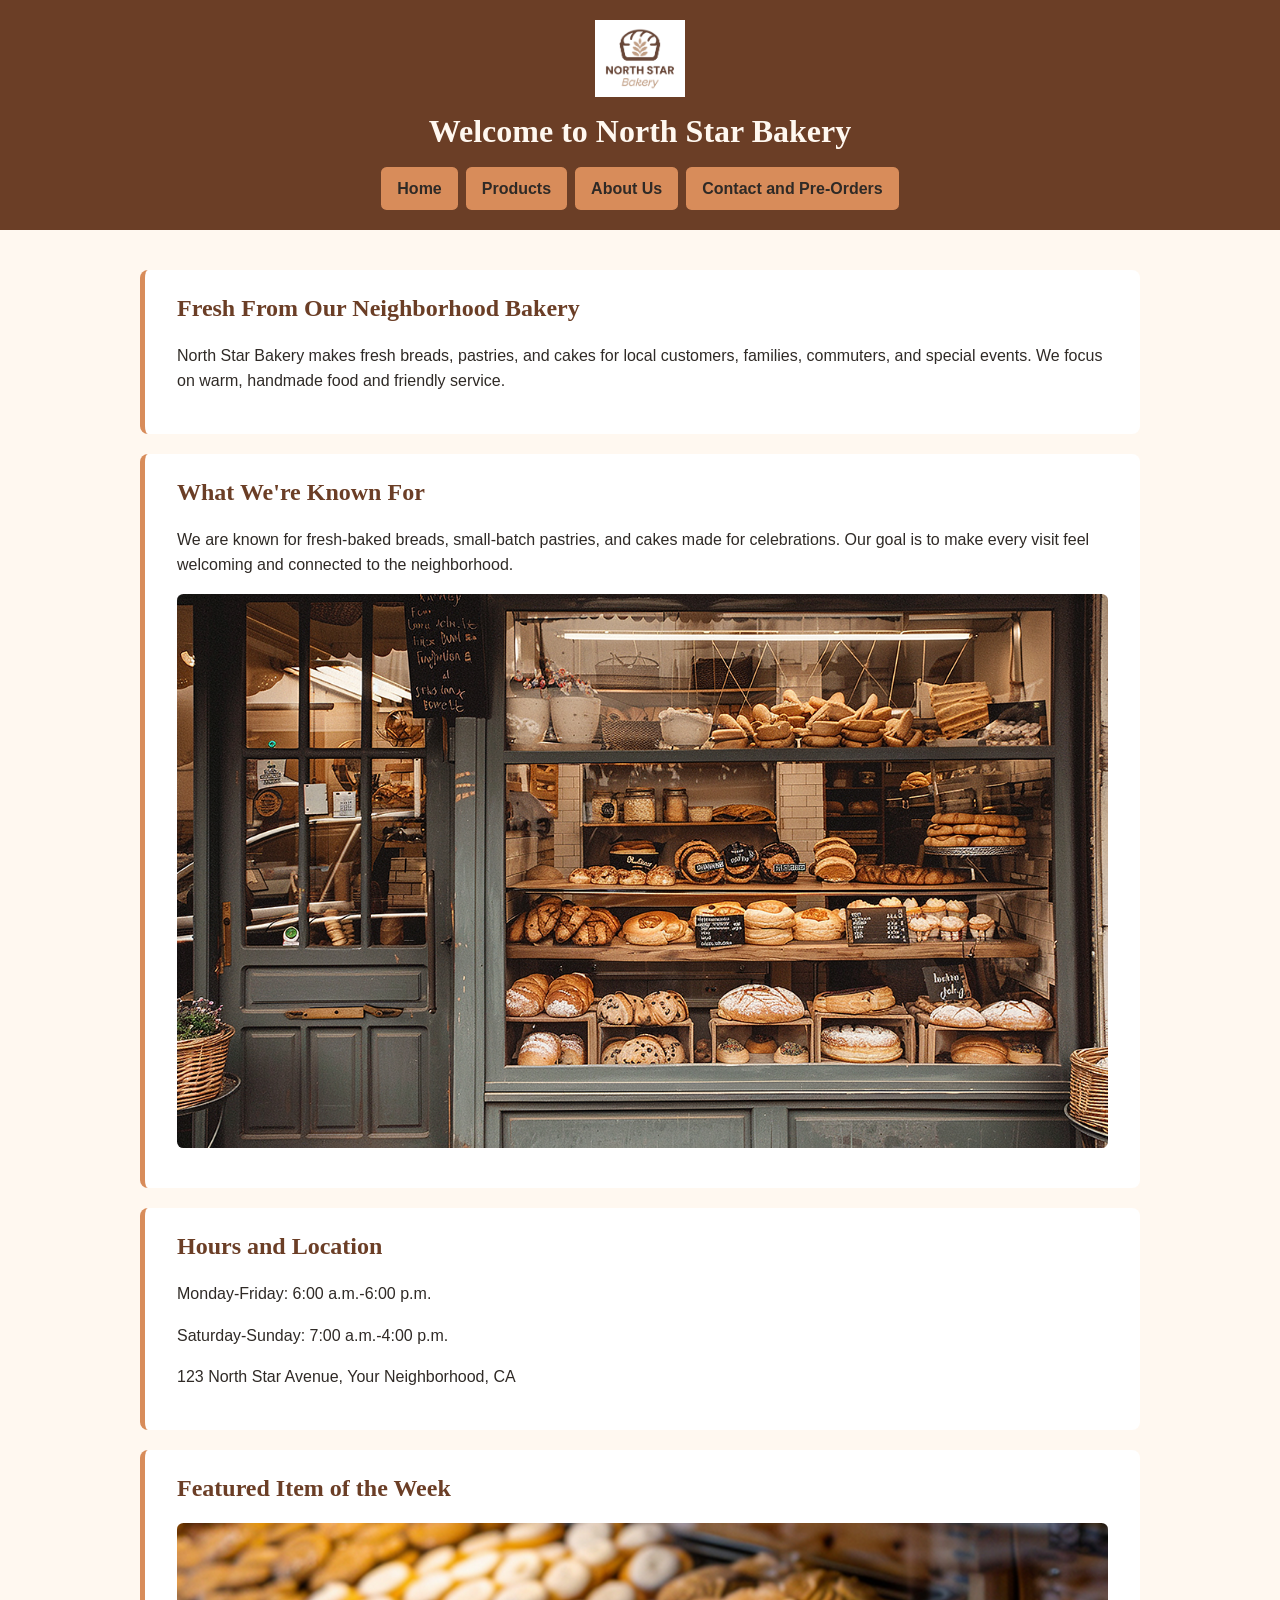
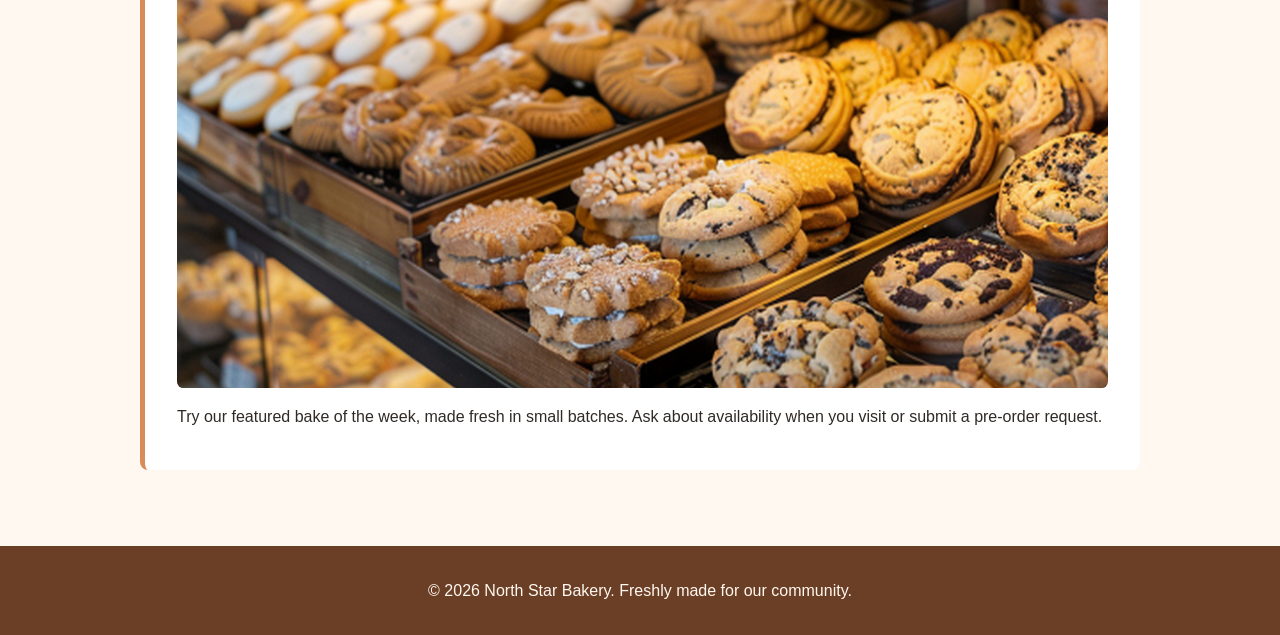
<file: index.html>
<!DOCTYPE html>
<html lang="en"><head><meta charset="UTF-8"><meta name="viewport" content="width=device-width, initial-scale=1.0"><title>North Star Bakery | Home</title><link rel="stylesheet" href="styles.css"></head>
<body><header><img src="Bakery_c/bakery-logo_c.png" alt="North Star Bakery logo"><h1>Welcome to North Star Bakery</h1><nav aria-label="Main navigation"><ul><li><a href="index.html">Home</a></li><li><a href="products.html">Products</a></li><li><a href="about.html">About Us</a></li><li><a href="contact.html">Contact and Pre-Orders</a></li></ul></nav></header><main>
<section><h2>Fresh From Our Neighborhood Bakery</h2><p>North Star Bakery makes fresh breads, pastries, and cakes for local customers, families, commuters, and special events. We focus on warm, handmade food and friendly service.</p></section>
<section><h2>What We're Known For</h2><p>We are known for fresh-baked breads, small-batch pastries, and cakes made for celebrations. Our goal is to make every visit feel welcoming and connected to the neighborhood.</p><img src="Bakery_c/bakery-storefront_c.png" alt="Front of North Star Bakery storefront in the neighborhood"></section>
<section><h2>Hours and Location</h2><p>Monday-Friday: 6:00 a.m.-6:00 p.m.</p><p>Saturday-Sunday: 7:00 a.m.-4:00 p.m.</p><p>123 North Star Avenue, Your Neighborhood, CA</p></section>
<section><h2>Featured Item of the Week</h2><picture><source media="(max-width: 600px)" srcset="Bakery_c/bakery-feature-small_c.png"><source media="(min-width: 601px)" srcset="Bakery_c/bakery-feature-large_c.png"><img src="Bakery_c/bakery-feature-large_c.png" alt="North Star Bakery featured baked item of the week"></picture><p>Try our featured bake of the week, made fresh in small batches. Ask about availability when you visit or submit a pre-order request.</p></section>
</main><footer><p>&copy; 2026 North Star Bakery. Freshly made for our community.</p></footer></body></html>
</file>
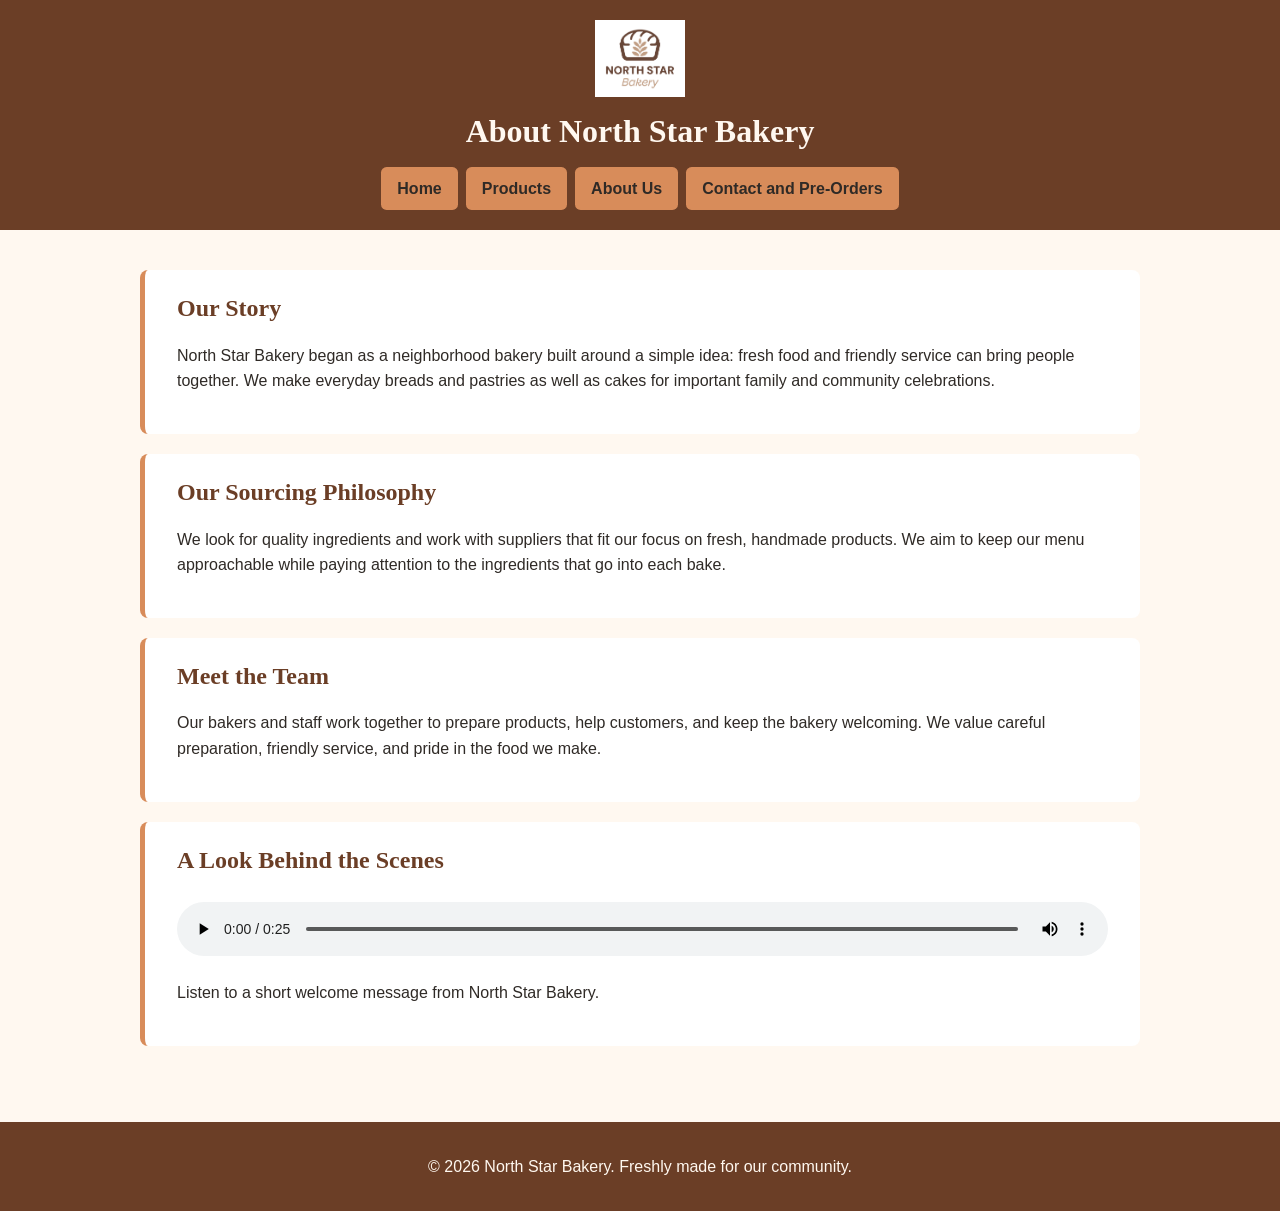
<file: about.html>
<!DOCTYPE html>
<html lang="en"><head><meta charset="UTF-8"><meta name="viewport" content="width=device-width, initial-scale=1.0"><title>North Star Bakery | About Us</title><link rel="stylesheet" href="styles.css"></head>
<body><header><img src="Bakery_c/bakery-logo_c.png" alt="North Star Bakery logo"><h1>About North Star Bakery</h1><nav aria-label="Main navigation"><ul><li><a href="index.html">Home</a></li><li><a href="products.html">Products</a></li><li><a href="about.html">About Us</a></li><li><a href="contact.html">Contact and Pre-Orders</a></li></ul></nav></header><main>
<section><h2>Our Story</h2><p>North Star Bakery began as a neighborhood bakery built around a simple idea: fresh food and friendly service can bring people together. We make everyday breads and pastries as well as cakes for important family and community celebrations.</p></section>
<section><h2>Our Sourcing Philosophy</h2><p>We look for quality ingredients and work with suppliers that fit our focus on fresh, handmade products. We aim to keep our menu approachable while paying attention to the ingredients that go into each bake.</p></section>
<section><h2>Meet the Team</h2><p>Our bakers and staff work together to prepare products, help customers, and keep the bakery welcoming. We value careful preparation, friendly service, and pride in the food we make.</p></section>
<section><h2>A Look Behind the Scenes</h2><audio controls><source src="Bakery_c/bakery-welcome_c.mp3" type="audio/mpeg">Your browser does not support HTML audio. Please visit the bakery or use the Contact and Pre-Orders page to learn more about North Star Bakery.</audio><p>Listen to a short welcome message from North Star Bakery.</p></section>
</main><footer><p>&copy; 2026 North Star Bakery. Freshly made for our community.</p></footer></body></html>
</file>
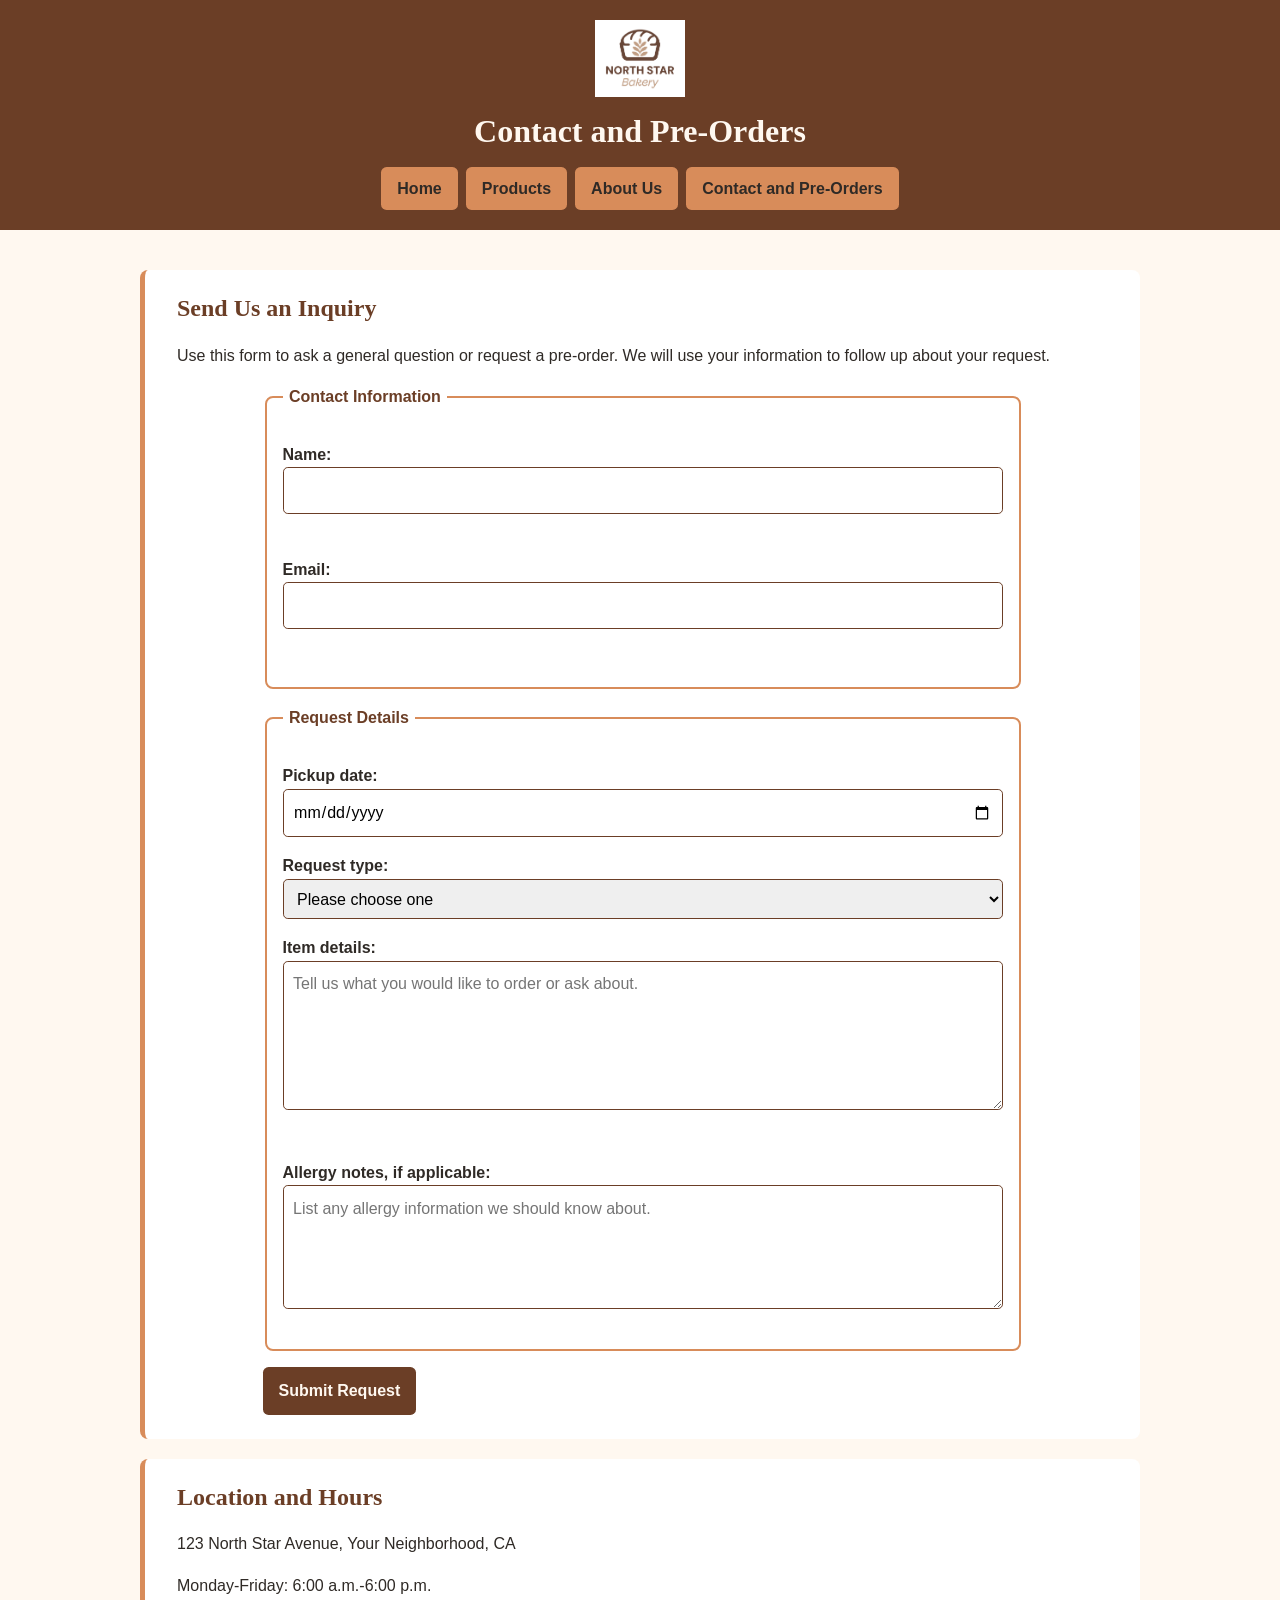
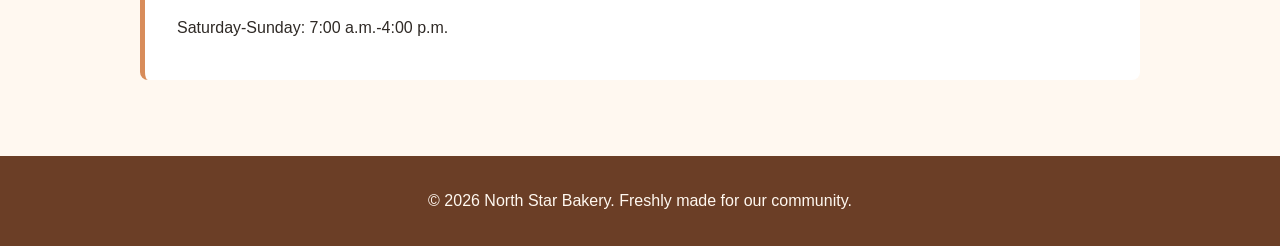
<file: contact.html>
<!DOCTYPE html>
<html lang="en">
<head>
<meta charset="UTF-8">
<meta name="viewport" content="width=device-width, initial-scale=1.0">
<title>North Star Bakery | Contact and Pre-Orders</title>
<link rel="stylesheet" href="styles.css">
<script src="script.js" defer></script>
</head>
<body>
<header>
<img src="Bakery_c/bakery-logo_c.png" alt="North Star Bakery logo">
<h1>Contact and Pre-Orders</h1>
<nav aria-label="Main navigation"><ul>
<li><a href="index.html">Home</a></li>
<li><a href="products.html">Products</a></li>
<li><a href="about.html">About Us</a></li>
<li><a href="contact.html">Contact and Pre-Orders</a></li>
</ul></nav>
</header>
<main>
<section>
<h2>Send Us an Inquiry</h2>
<p>Use this form to ask a general question or request a pre-order. We will use your information to follow up about your request.</p>
<form id="preorder-form" action="#" method="post" novalidate>
<fieldset>
<legend>Contact Information</legend>
<p><label for="name">Name:</label><input type="text" id="name" name="name" required minlength="2" maxlength="60" aria-describedby="name-error"><span id="name-error" class="form-error" aria-live="polite"></span></p>
<p><label for="email">Email:</label><input type="email" id="email" name="email" required aria-describedby="email-error"><span id="email-error" class="form-error" aria-live="polite"></span></p>
</fieldset>
<fieldset>
<legend>Request Details</legend>
<p><label for="pickup-date">Pickup date:</label><input type="date" id="pickup-date" name="pickup-date" required></p>
<p><label for="request-type">Request type:</label><select id="request-type" name="request-type" required><option value="">Please choose one</option><option value="pre-order">Pre-order</option><option value="general-question">General question</option></select></p>
<p><label for="item-details">Item details:</label><textarea id="item-details" name="item-details" rows="5" required minlength="5" maxlength="500" placeholder="Tell us what you would like to order or ask about." aria-describedby="item-details-error"></textarea><span id="item-details-error" class="form-error" aria-live="polite"></span></p>
<p><label for="allergy-notes">Allergy notes, if applicable:</label><textarea id="allergy-notes" name="allergy-notes" rows="4" maxlength="300" placeholder="List any allergy information we should know about."></textarea></p>
</fieldset>
<button type="submit">Submit Request</button>
</form>
</section>
<section><h2>Location and Hours</h2><p>123 North Star Avenue, Your Neighborhood, CA</p><p>Monday-Friday: 6:00 a.m.-6:00 p.m.</p><p>Saturday-Sunday: 7:00 a.m.-4:00 p.m.</p></section>
</main>
<footer><p>&copy; 2026 North Star Bakery. Freshly made for our community.</p></footer>
</body>
</html>
</file>
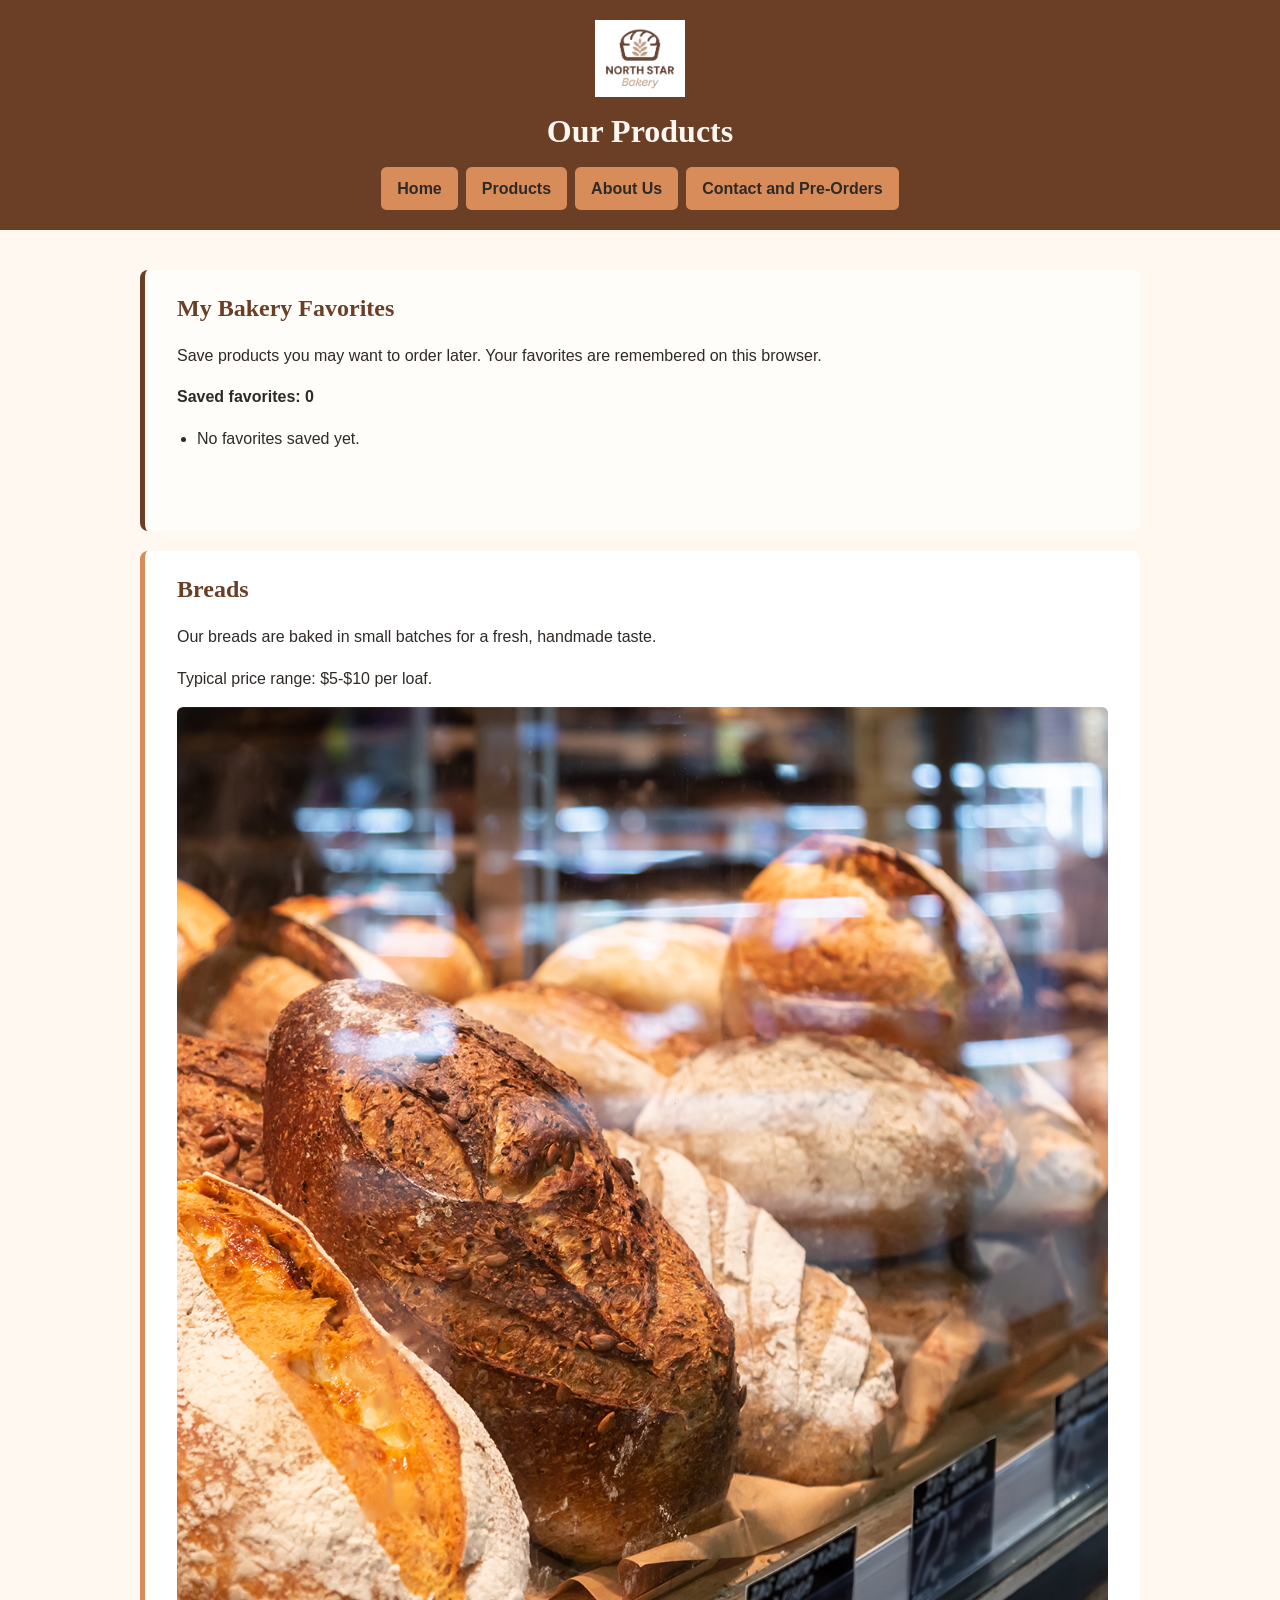
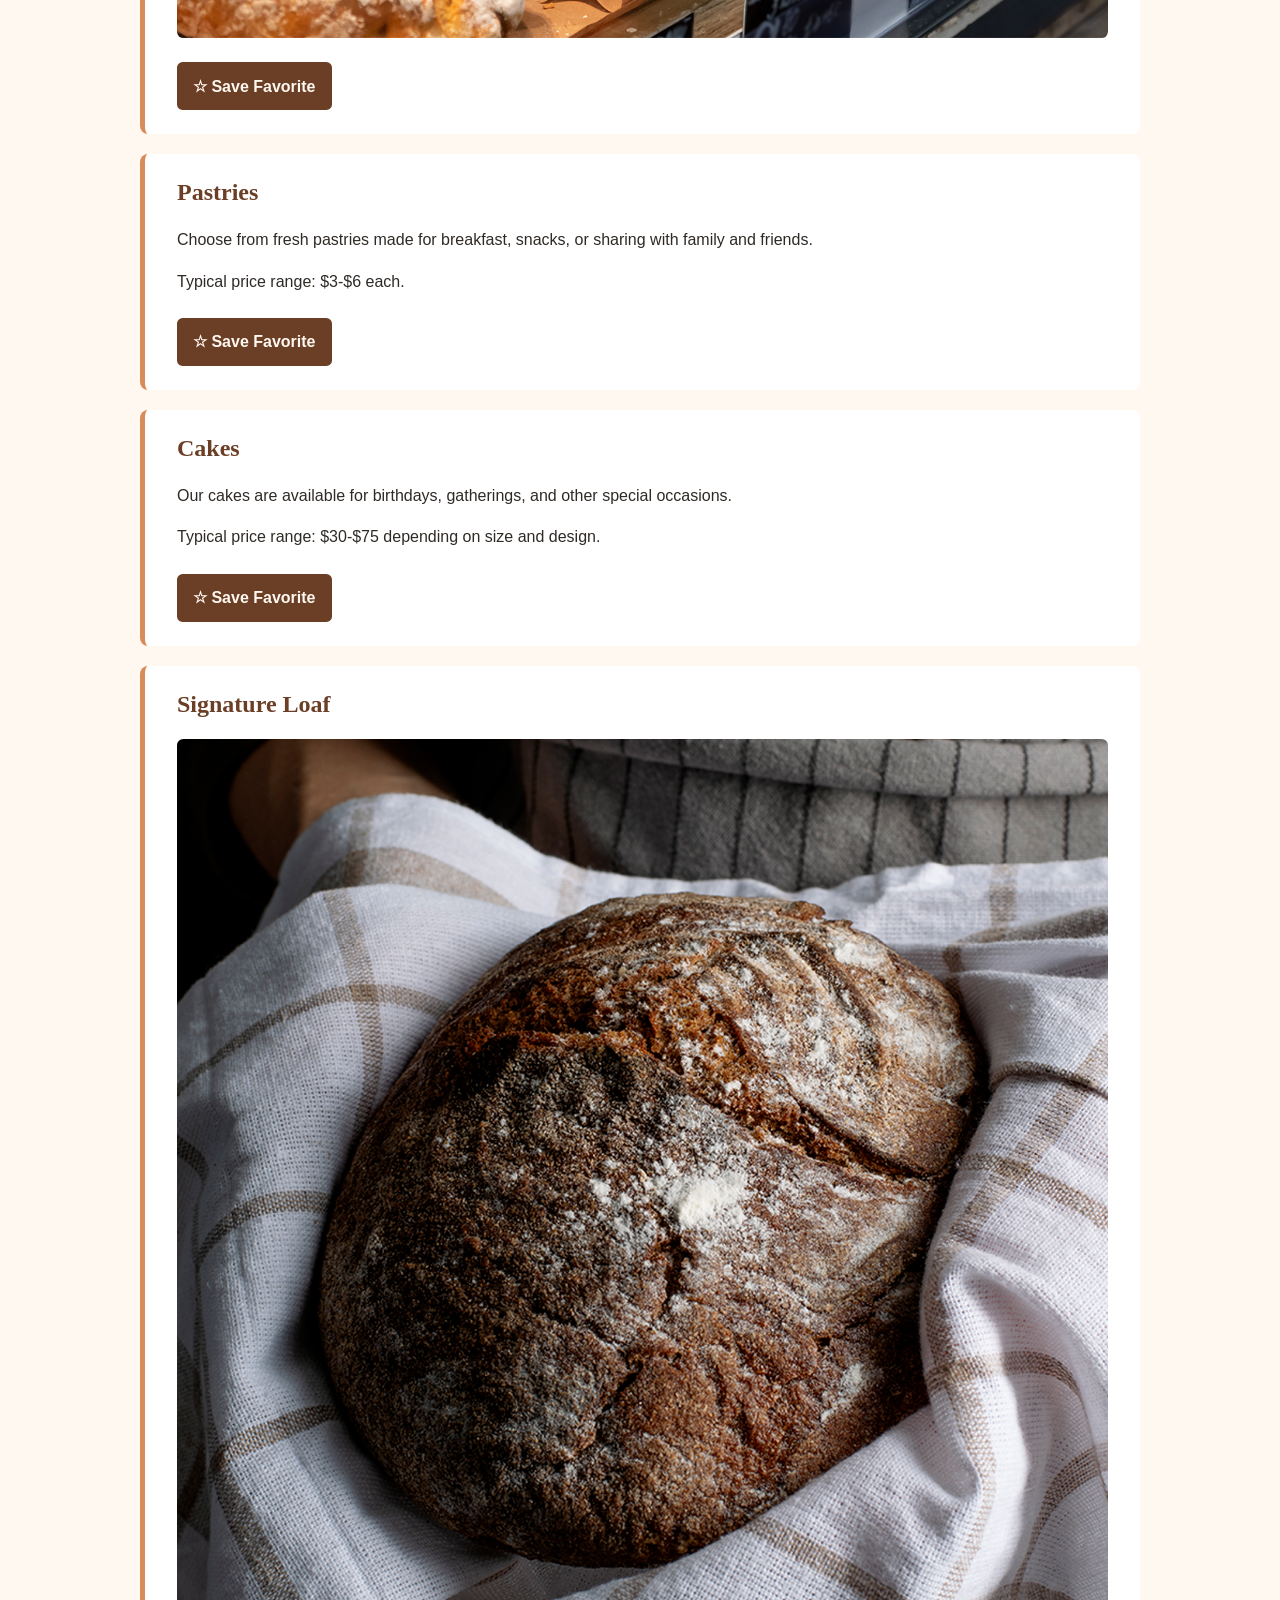
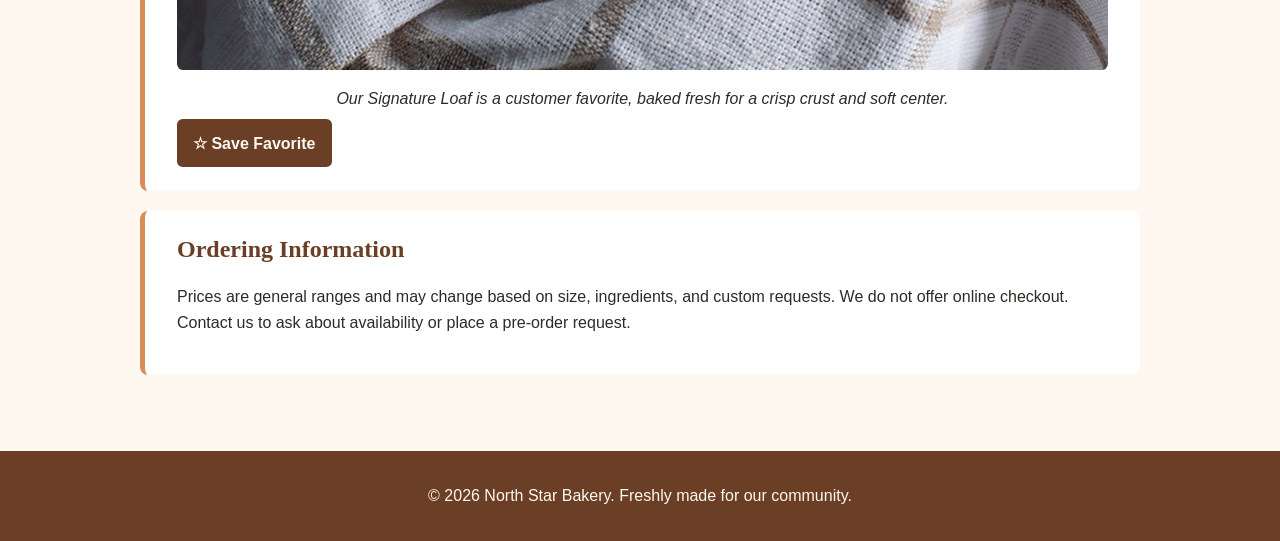
<file: products.html>
<!DOCTYPE html>
<html lang="en">
<head>
<meta charset="UTF-8">
<meta name="viewport" content="width=device-width, initial-scale=1.0">
<title>North Star Bakery | Products</title>
<link rel="stylesheet" href="styles.css">
<script src="script.js" defer></script>
</head>
<body>
<header>
<img src="Bakery_c/bakery-logo_c.png" alt="North Star Bakery logo">
<h1>Our Products</h1>
<nav aria-label="Main navigation"><ul>
<li><a href="index.html">Home</a></li>
<li><a href="products.html">Products</a></li>
<li><a href="about.html">About Us</a></li>
<li><a href="contact.html">Contact and Pre-Orders</a></li>
</ul></nav>
</header>
<main>
<section class="favorites-panel" aria-labelledby="favorites-heading">
<h2 id="favorites-heading">My Bakery Favorites</h2>
<p>Save products you may want to order later. Your favorites are remembered on this browser.</p>
<p><strong>Saved favorites: <span id="favorite-count">0</span></strong></p>
<ul id="favorite-list"><li>No favorites saved yet.</li></ul>
<p id="favorite-status" class="status-message" aria-live="polite"></p>
</section>

<section>
<h2>Breads</h2>
<p>Our breads are baked in small batches for a fresh, handmade taste.</p>
<p>Typical price range: $5-$10 per loaf.</p>
<img src="Bakery_c/bakery-bread_c.png" alt="Freshly baked artisan bread from North Star Bakery">
<button type="button" class="favorite-button" data-product="bread" aria-pressed="false">☆ Save Favorite</button>
</section>

<section>
<h2>Pastries</h2>
<p>Choose from fresh pastries made for breakfast, snacks, or sharing with family and friends.</p>
<p>Typical price range: $3-$6 each.</p>
<button type="button" class="favorite-button" data-product="pastries" aria-pressed="false">☆ Save Favorite</button>
</section>

<section>
<h2>Cakes</h2>
<p>Our cakes are available for birthdays, gatherings, and other special occasions.</p>
<p>Typical price range: $30-$75 depending on size and design.</p>
<button type="button" class="favorite-button" data-product="cakes" aria-pressed="false">☆ Save Favorite</button>
</section>

<section>
<h2>Signature Loaf</h2>
<figure>
<img src="Bakery_c/bakery-signature-loaf_c.png" alt="North Star Bakery signature loaf with a golden baked crust">
<figcaption>Our Signature Loaf is a customer favorite, baked fresh for a crisp crust and soft center.</figcaption>
</figure>
<button type="button" class="favorite-button" data-product="signature-loaf" aria-pressed="false">☆ Save Favorite</button>
</section>

<section>
<h2>Ordering Information</h2>
<p>Prices are general ranges and may change based on size, ingredients, and custom requests. We do not offer online checkout. Contact us to ask about availability or place a pre-order request.</p>
</section>
</main>
<footer><p>&copy; 2026 North Star Bakery. Freshly made for our community.</p></footer>
</body>
</html>
</file>
<file: styles.css>
:root {
  --cream: #fff8f0;
  --brown: #6b3e26;
  --peach: #d88c5a;
  --charcoal: #2f2a26;
}

* { box-sizing: border-box; }

html { scroll-behavior: smooth; }

body {
  margin: 0;
  background: var(--cream);
  color: var(--charcoal);
  font-family: Arial, sans-serif;
  line-height: 1.6;
}

header {
  background: var(--brown);
  color: var(--cream);
  padding: 1rem;
  text-align: center;
}

header img { width: 90px; height: auto; }

h1, h2 {
  font-family: Georgia, serif;
  line-height: 1.2;
}

h1 { margin: 0.5rem 0 1rem; }
h2 { color: var(--brown); margin-top: 0; }

nav ul {
  display: flex;
  flex-direction: column;
  gap: 0.5rem;
  list-style: none;
  margin: 0;
  padding: 0;
}

nav a {
  display: block;
  background: var(--peach);
  color: var(--charcoal);
  font-weight: 700;
  padding: 0.55rem 0.75rem;
  text-decoration: none;
  border-radius: 0.35rem;
}

nav a:hover, nav a:focus { background: var(--cream); }

main {
  width: min(92%, 1000px);
  margin: 0 auto;
  padding: 1.5rem 0;
}

section {
  background: #ffffff;
  border-left: 5px solid var(--peach);
  border-radius: 0.5rem;
  margin-bottom: 1.25rem;
  padding: 1.25rem;
}

main img, figure img {
  display: block;
  max-width: 100%;
  height: auto;
  margin: 1rem auto;
  border-radius: 0.4rem;
}

figure { margin: 0; }
figcaption {
  font-style: italic;
  text-align: center;
}

picture img { width: 100%; }

a { color: var(--brown); }

audio { width: 100%; margin-top: 0.5rem; }

form {
  display: flex;
  flex-direction: column;
  gap: 1rem;
}

fieldset {
  border: 2px solid var(--peach);
  border-radius: 0.5rem;
  padding: 1rem;
}

legend {
  color: var(--brown);
  font-weight: 700;
  padding: 0 0.4rem;
}

label { font-weight: 700; }

input, select, textarea, button {
  font: inherit;
  max-width: 100%;
}

input, select, textarea {
  border: 1px solid var(--brown);
  border-radius: 0.3rem;
  padding: 0.6rem;
  width: 100%;
}

button {
  align-self: flex-start;
  background: var(--brown);
  border: 0;
  border-radius: 0.35rem;
  color: var(--cream);
  cursor: pointer;
  font-weight: 700;
  padding: 0.7rem 1rem;
}

button:hover, button:focus { background: var(--peach); color: var(--charcoal); }

.favorite-button {
  margin-top: 0.5rem;
}

.favorites-panel {
  background: #fffdf9;
  border-left-color: var(--brown);
}

.favorites-panel ul {
  padding-left: 1.25rem;
}

.status-message {
  min-height: 1.5rem;
  color: var(--brown);
  font-weight: 700;
}

.form-error {
  display: block;
  min-height: 1.4rem;
  color: var(--brown);
  font-weight: 700;
  margin-top: 0.25rem;
}

input[aria-invalid="true"], textarea[aria-invalid="true"] {
  border: 2px solid var(--peach);
}

footer {
  background: var(--brown);
  color: var(--cream);
  margin-top: 1rem;
  padding: 1rem;
  text-align: center;
}

@media (min-width: 700px) {
  header { padding: 1.25rem 2rem; }
  nav ul { flex-direction: row; justify-content: center; }
  nav a { padding-inline: 1rem; }
  main { padding: 2.5rem 0; }
  section { padding: 1.5rem 2rem; }
  form { max-width: 760px; margin: 0 auto; }
}
</file>
